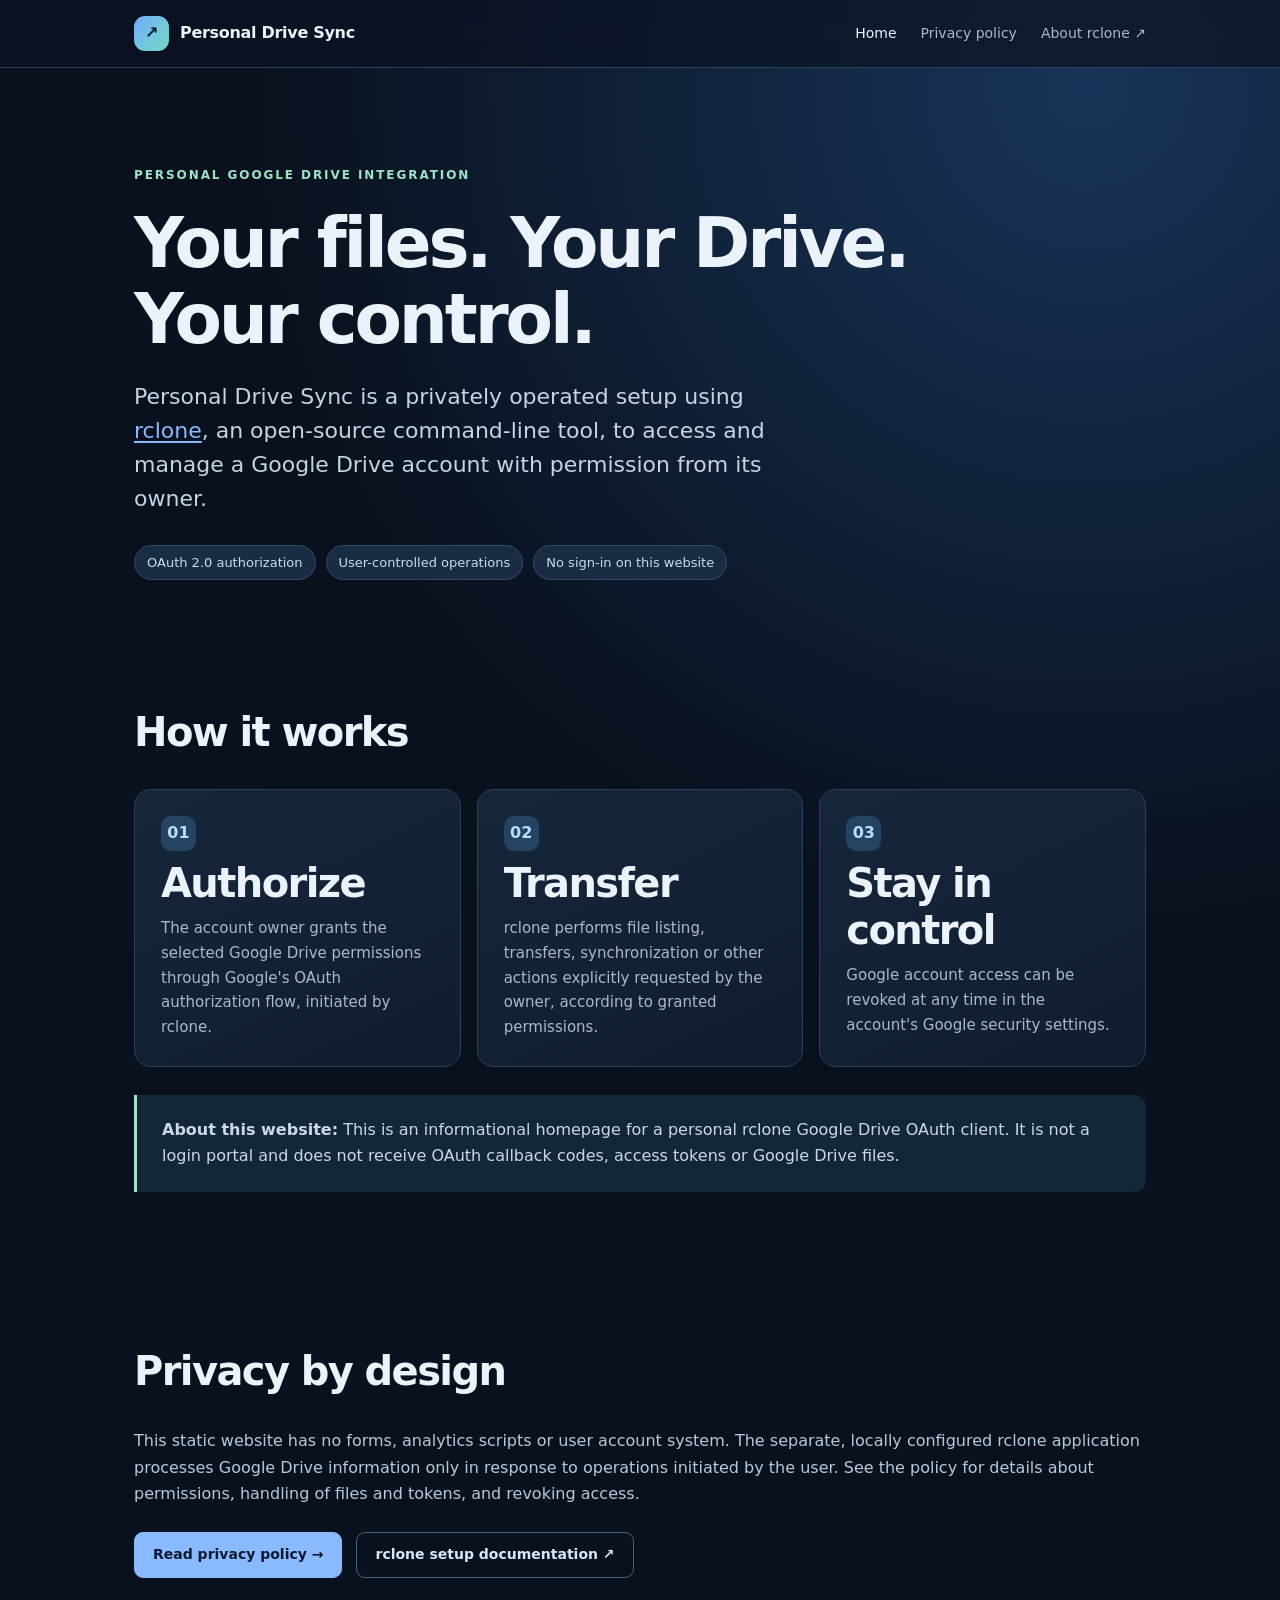
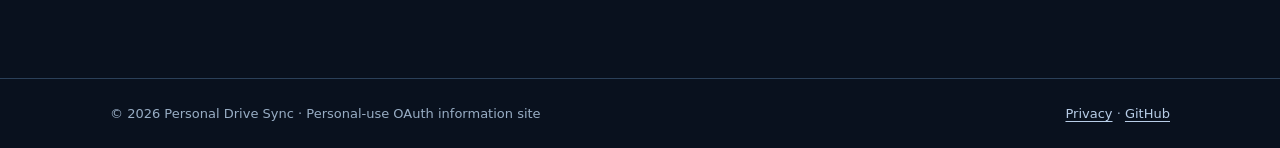
<file: index.html>
<!doctype html>
<html lang="en">
<head>
  <meta name="google-site-verification" content="NuovRUly6agyM0tW3C1wrJmlDEJxD27C3HlujJKyYqQ" />
  <meta charset="utf-8">
  <meta name="viewport" content="width=device-width, initial-scale=1">
  <meta name="description" content="Personal Drive Sync is a personal Google Drive integration using the open-source rclone command-line tool.">
  <meta name="referrer" content="strict-origin-when-cross-origin">
  <title>Personal Drive Sync — Google Drive integration</title>
  <link rel="stylesheet" href="assets/styles.css">
</head>
<body>
  <header class="top"><div class="wrap nav">
    <a class="brand" href="./"><span class="mark" aria-hidden="true">↗</span><span>Personal Drive Sync</span></a>
    <nav class="navlinks" aria-label="Primary navigation"><a href="./" aria-current="page">Home</a><a href="privacy.html">Privacy policy</a><a href="https://rclone.org/drive/">About rclone ↗</a></nav>
  </div></header>
  <main class="wrap">
    <section class="hero" aria-labelledby="hero-title">
      <div class="eyebrow">Personal Google Drive integration</div>
      <h1 id="hero-title">Your files. Your Drive. Your control.</h1>
      <p class="lead">Personal Drive Sync is a privately operated setup using <a href="https://rclone.org/">rclone</a>, an open-source command-line tool, to access and manage a Google Drive account with permission from its owner.</p>
      <div class="tags"><span class="tag">OAuth 2.0 authorization</span><span class="tag">User-controlled operations</span><span class="tag">No sign-in on this website</span></div>
    </section>
    <section class="section" aria-labelledby="how-title">
      <h2 id="how-title">How it works</h2>
      <div class="grid">
        <div class="panel"><div class="num" aria-hidden="true">01</div><h2>Authorize</h2><p>The account owner grants the selected Google Drive permissions through Google's OAuth authorization flow, initiated by rclone.</p></div>
        <div class="panel"><div class="num" aria-hidden="true">02</div><h2>Transfer</h2><p>rclone performs file listing, transfers, synchronization or other actions explicitly requested by the owner, according to granted permissions.</p></div>
        <div class="panel"><div class="num" aria-hidden="true">03</div><h2>Stay in control</h2><p>Google account access can be revoked at any time in the account's Google security settings.</p></div>
      </div>
      <div class="note"><p><strong>About this website:</strong> This is an informational homepage for a personal rclone Google Drive OAuth client. It is not a login portal and does not receive OAuth callback codes, access tokens or Google Drive files.</p></div>
    </section>
    <section class="section" aria-labelledby="privacy-title">
      <h2 id="privacy-title">Privacy by design</h2>
      <p>This static website has no forms, analytics scripts or user account system. The separate, locally configured rclone application processes Google Drive information only in response to operations initiated by the user. See the policy for details about permissions, handling of files and tokens, and revoking access.</p>
      <div class="links"><a class="btn primary" href="privacy.html">Read privacy policy →</a><a class="btn" href="https://rclone.org/drive/#making-your-own-client-id">rclone setup documentation ↗</a></div>
    </section>
  </main>
  <footer><div class="wrap foot"><span>© 2026 Personal Drive Sync · Personal-use OAuth information site</span><span><a href="privacy.html">Privacy</a> · <a href="https://github.com/ronarendo-lgtm">GitHub</a></span></div></footer>
</body>
</html>
</file>
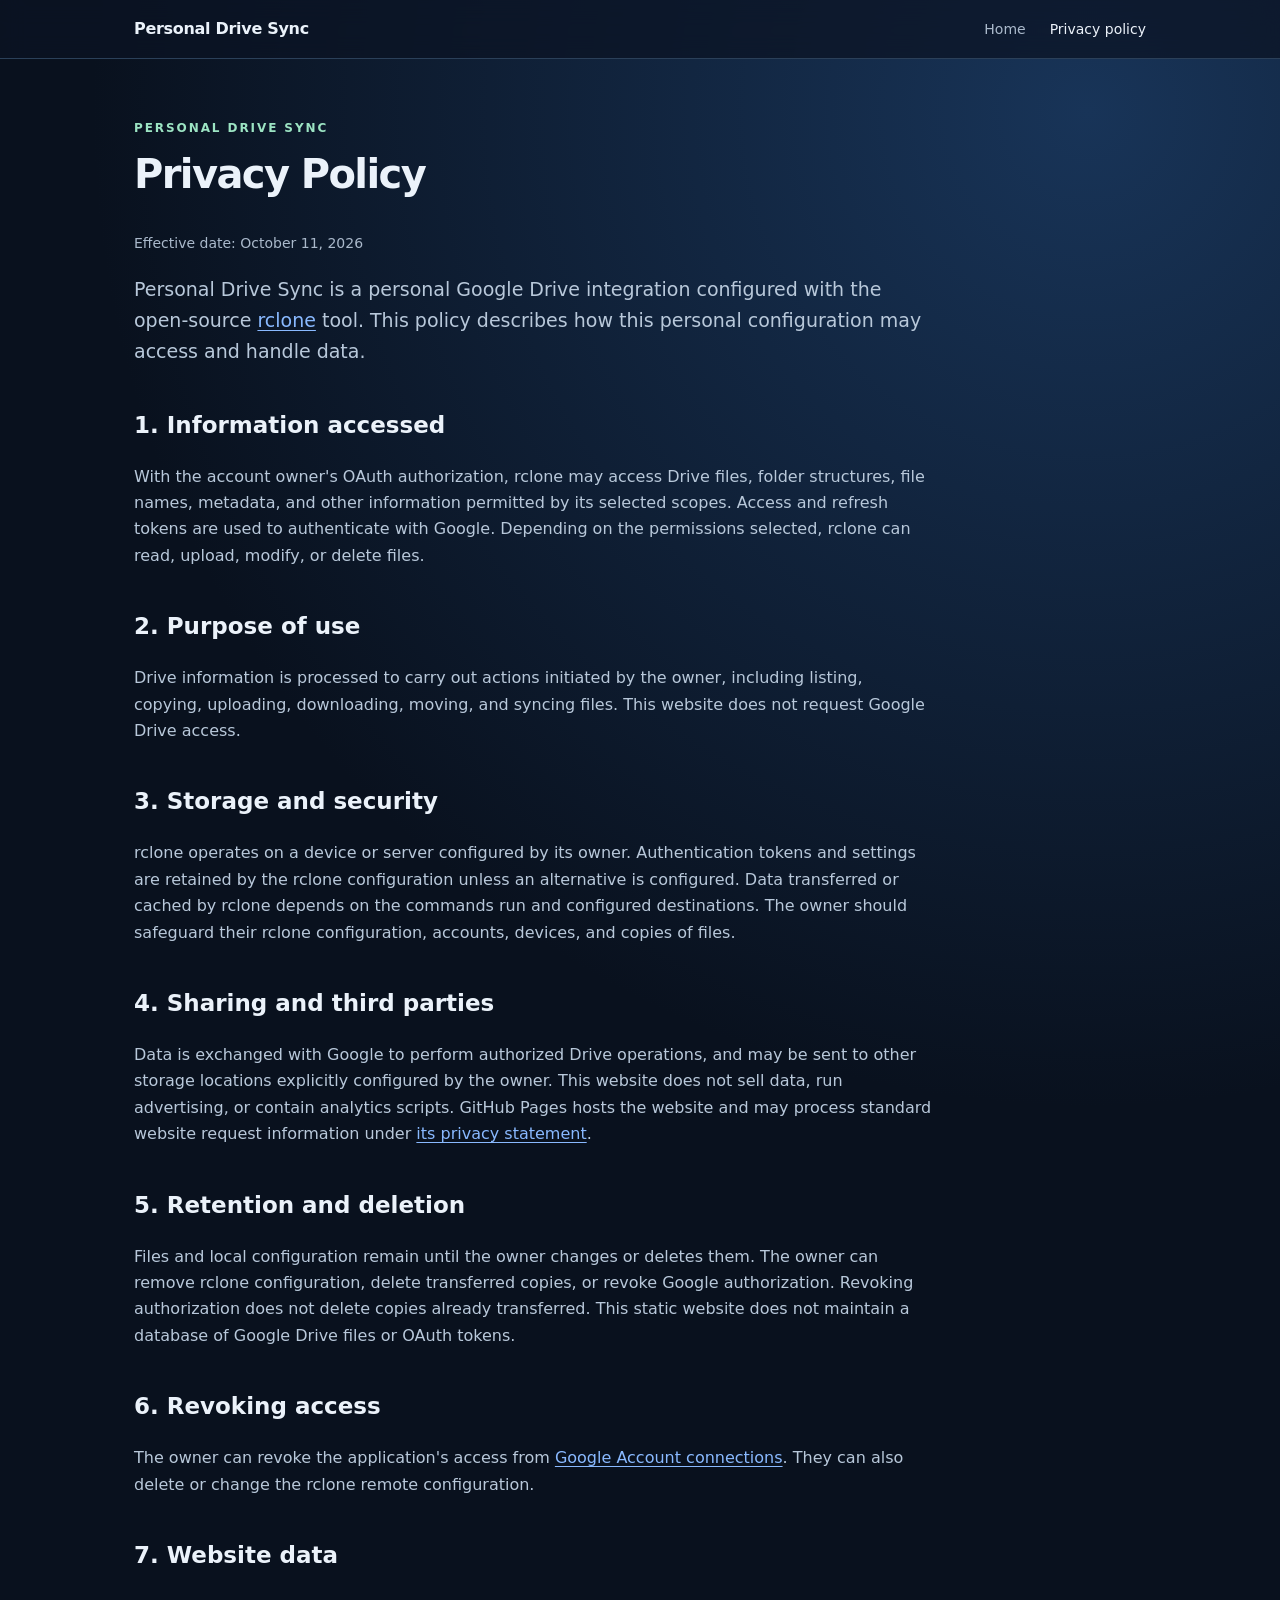
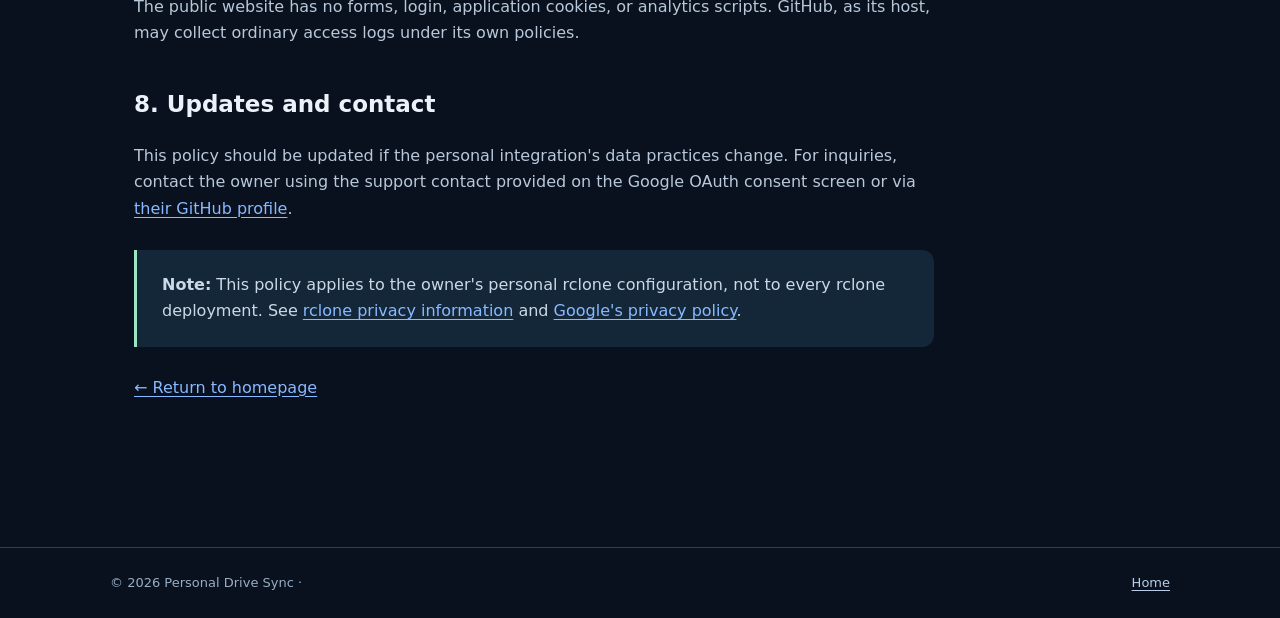
<file: privacy.html>
<!doctype html>
<html lang="en">
<head>
<meta charset="utf-8"><meta name="viewport" content="width=device-width,initial-scale=1">
<meta name="description" content="Privacy policy for the Personal Drive Sync rclone Google Drive integration.">
<title>Privacy Policy — Personal Drive Sync</title><link rel="stylesheet" href="assets/styles.css">
</head>
<body>
<header class="top"><div class="wrap nav"><a class="brand" href="./">Personal Drive Sync</a><nav class="navlinks" aria-label="Primary navigation"><a href="./">Home</a><a href="privacy.html" aria-current="page">Privacy policy</a></nav></div></header>
<main class="wrap"><article class="article">
<div class="eyebrow">Personal Drive Sync</div><h1>Privacy Policy</h1>
<p class="muted">Effective date: October 11, 2026</p>
<p class="intro">Personal Drive Sync is a personal Google Drive integration configured with the open-source <a href="https://rclone.org/">rclone</a> tool. This policy describes how this personal configuration may access and handle data.</p>
<h2>1. Information accessed</h2>
<p>With the account owner's OAuth authorization, rclone may access Drive files, folder structures, file names, metadata, and other information permitted by its selected scopes. Access and refresh tokens are used to authenticate with Google. Depending on the permissions selected, rclone can read, upload, modify, or delete files.</p>
<h2>2. Purpose of use</h2>
<p>Drive information is processed to carry out actions initiated by the owner, including listing, copying, uploading, downloading, moving, and syncing files. This website does not request Google Drive access.</p>
<h2>3. Storage and security</h2>
<p>rclone operates on a device or server configured by its owner. Authentication tokens and settings are retained by the rclone configuration unless an alternative is configured. Data transferred or cached by rclone depends on the commands run and configured destinations. The owner should safeguard their rclone configuration, accounts, devices, and copies of files.</p>
<h2>4. Sharing and third parties</h2>
<p>Data is exchanged with Google to perform authorized Drive operations, and may be sent to other storage locations explicitly configured by the owner. This website does not sell data, run advertising, or contain analytics scripts. GitHub Pages hosts the website and may process standard website request information under <a href="https://docs.github.com/en/site-policy/privacy-policies/github-general-privacy-statement">its privacy statement</a>.</p>
<h2>5. Retention and deletion</h2>
<p>Files and local configuration remain until the owner changes or deletes them. The owner can remove rclone configuration, delete transferred copies, or revoke Google authorization. Revoking authorization does not delete copies already transferred. This static website does not maintain a database of Google Drive files or OAuth tokens.</p>
<h2>6. Revoking access</h2>
<p>The owner can revoke the application's access from <a href="https://myaccount.google.com/connections">Google Account connections</a>. They can also delete or change the rclone remote configuration.</p>
<h2>7. Website data</h2>
<p>The public website has no forms, login, application cookies, or analytics scripts. GitHub, as its host, may collect ordinary access logs under its own policies.</p>
<h2>8. Updates and contact</h2>
<p>This policy should be updated if the personal integration's data practices change. For inquiries, contact the owner using the support contact provided on the Google OAuth consent screen or via <a href="https://github.com/ronarendo-lgtm">their GitHub profile</a>.</p>
<div class="note"><p><strong>Note:</strong> This policy applies to the owner's personal rclone configuration, not to every rclone deployment. See <a href="https://rclone.org/privacy/">rclone privacy information</a> and <a href="https://policies.google.com/privacy">Google's privacy policy</a>.</p></div>
<p><a href="./">← Return to homepage</a></p>
</article></main><footer><div class="wrap foot">© 2026 Personal Drive Sync · <a href="./">Home</a></div></footer>
</body></html>
</file>
<file: assets/styles.css>
:root{color-scheme:dark;--bg:#09111e;--panel:#101d30;--panel2:#16263b;--text:#ebf2fa;--muted:#aab9cb;--line:#2b4059;--accent:#89b9ff;--accent2:#9ce4c3}
*{box-sizing:border-box}html{scroll-behavior:smooth}body{margin:0;background:radial-gradient(circle at 85% 5%,#183458 0%,transparent 42%),var(--bg);color:var(--text);font:16px/1.65 system-ui,-apple-system,BlinkMacSystemFont,"Segoe UI",sans-serif}a{color:var(--accent);text-underline-offset:3px}a:hover{color:#c3dcff}a:focus-visible{outline:3px solid var(--accent2);outline-offset:4px;border-radius:3px}.wrap{max-width:1060px;padding:0 24px;margin:auto}.top{border-bottom:1px solid var(--line);background:#0b1424bb;backdrop-filter:blur(12px)}.nav{display:flex;justify-content:space-between;gap:24px;align-items:center;padding-top:16px;padding-bottom:16px}.brand{display:inline-flex;gap:11px;align-items:center;text-decoration:none;color:var(--text);font-weight:750;letter-spacing:-.3px}.mark{display:grid;place-items:center;width:35px;height:35px;border-radius:11px;background:linear-gradient(130deg,#74abff,#72dbc0);color:#08111d;font-weight:900}.navlinks{display:flex;gap:24px;align-items:center;flex-wrap:wrap}.navlinks a{color:var(--muted);text-decoration:none;font-size:14px}.navlinks a[aria-current=page],.navlinks a:hover{color:var(--text)}.hero{padding:98px 0 55px;max-width:790px}.eyebrow{font-size:12px;letter-spacing:.16em;text-transform:uppercase;color:var(--accent2);font-weight:800}.hero h1{font-size:clamp(42px,6vw,69px);line-height:1.1;letter-spacing:-.045em;margin:20px 0}.lead{font-size:clamp(18px,2.3vw,22px);line-height:1.55;color:#c5d3e3;max-width:690px}.tags{display:flex;flex-wrap:wrap;gap:10px;margin-top:29px}.tag{background:#1a2c43;border:1px solid #334b68;border-radius:999px;padding:6px 12px;color:#c6dbf2;font-size:13px}.grid{display:grid;grid-template-columns:repeat(3,minmax(0,1fr));gap:16px}.panel{background:linear-gradient(155deg,var(--panel2),var(--panel));border:1px solid var(--line);padding:26px;border-radius:17px;min-height:205px}.panel h2{font-size:19px;letter-spacing:-.02em;margin:9px 0}.panel p{font-size:15px;color:var(--muted);margin:0}.num{display:grid;place-items:center;width:35px;height:35px;border-radius:10px;background:#264361;color:#bbdcff;font-weight:750}.section{padding:40px 0 55px}.section h2,.article h1{font-size:clamp(28px,4vw,40px);letter-spacing:-.04em;line-height:1.18}.section>p,.article p,.article li{color:#b8c8da}.note{margin:28px 0;padding:22px 25px;border-left:3px solid var(--accent2);border-radius:0 12px 12px 0;background:#142738}.note p{margin:0;color:#cbd9e6}.links{margin-top:25px;display:flex;gap:14px;flex-wrap:wrap}.btn{display:inline-flex;padding:10px 18px;border:1px solid #466180;border-radius:9px;text-decoration:none;color:#d7e7f9;font-weight:650;font-size:14px}.btn.primary{background:var(--accent);color:#0b1930;border-color:var(--accent)}.btn:hover{filter:brightness(1.1)}.article{max-width:800px;padding:60px 0 85px}.article h1{margin-top:12px}.article h2{margin-top:39px;font-size:23px}.article h3{font-size:17px;margin-top:25px}.article p,.article li{font-size:16px}.article ul{padding-left:24px}.article .intro{font-size:19px}.article .muted{font-size:14px;color:var(--muted)}footer{border-top:1px solid var(--line);margin-top:45px}.foot{display:flex;gap:24px;flex-wrap:wrap;justify-content:space-between;padding:24px 0;color:#98adc4;font-size:13px}.foot a{color:#b8cde7}@media(max-width:740px){.grid{grid-template-columns:1fr}.hero{padding-top:62px}.nav{align-items:flex-start}.navlinks{gap:12px}.panel{min-height:0}}
</file>
